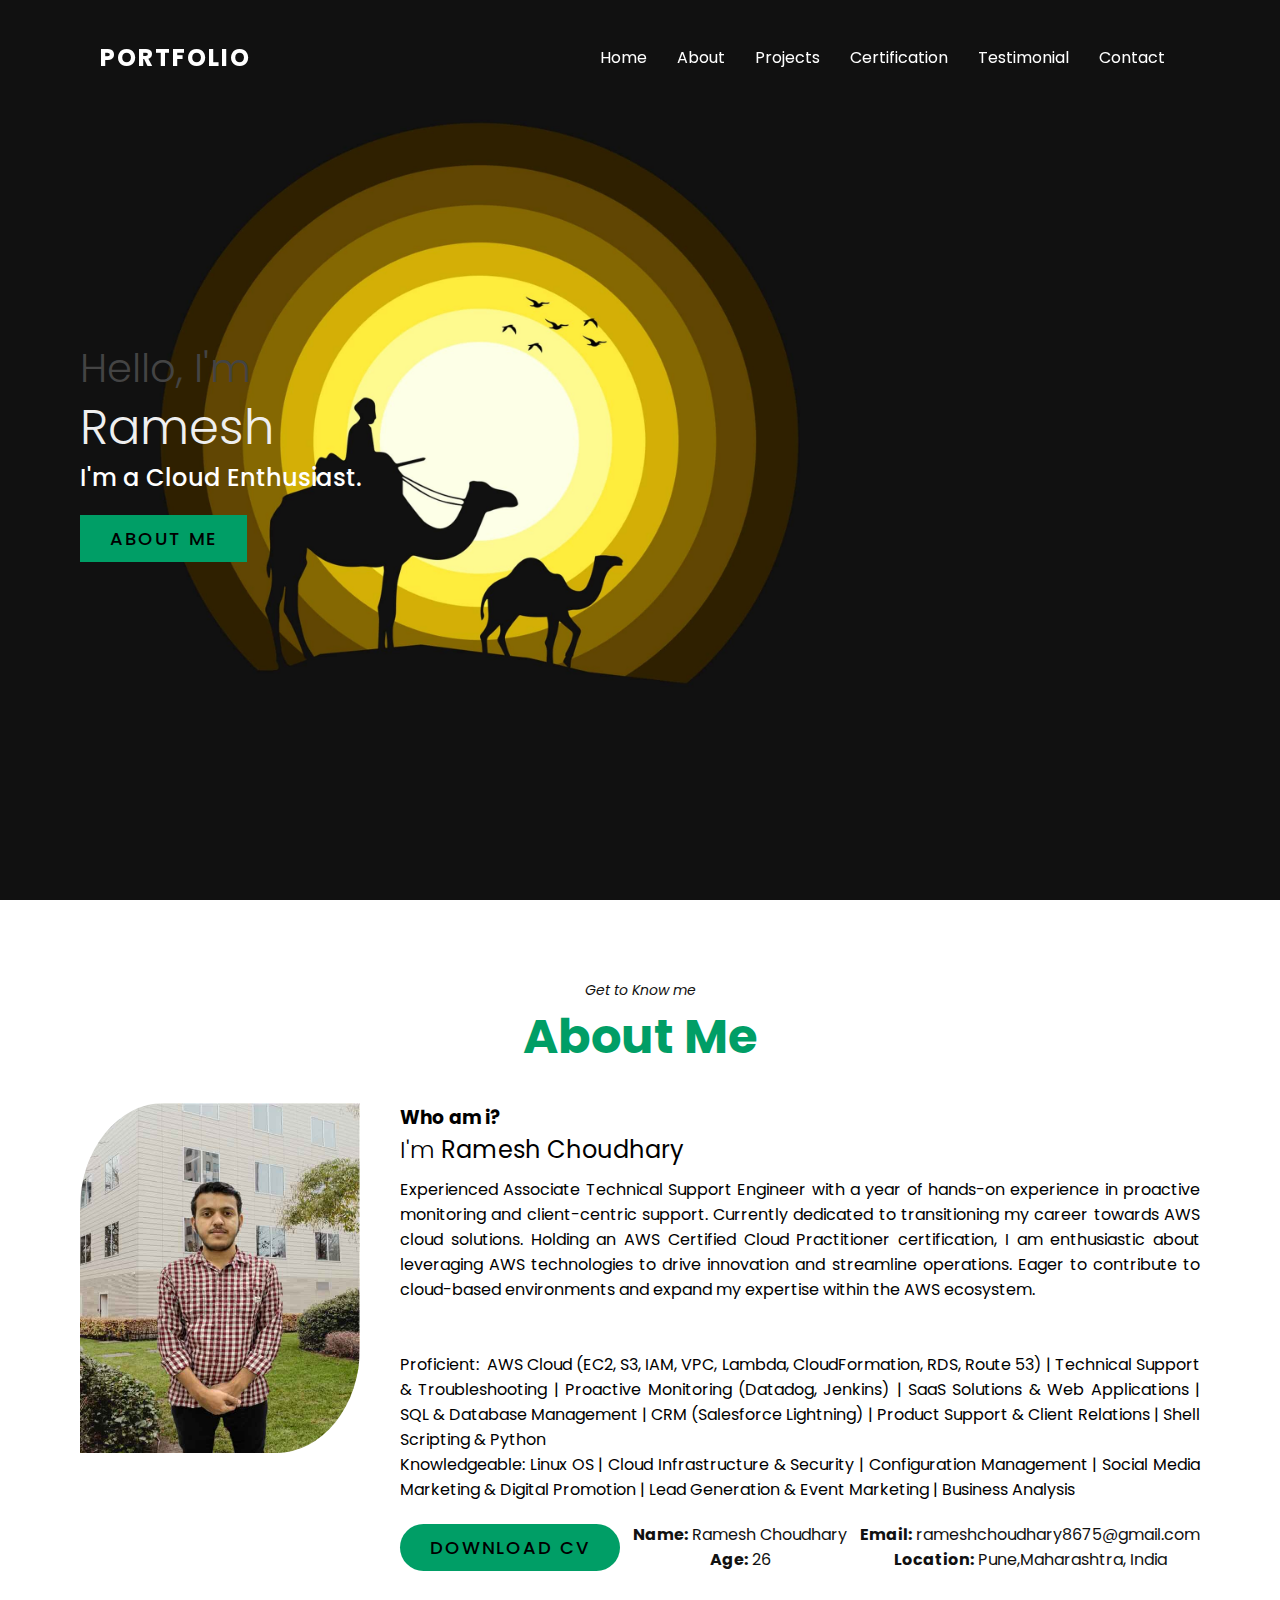
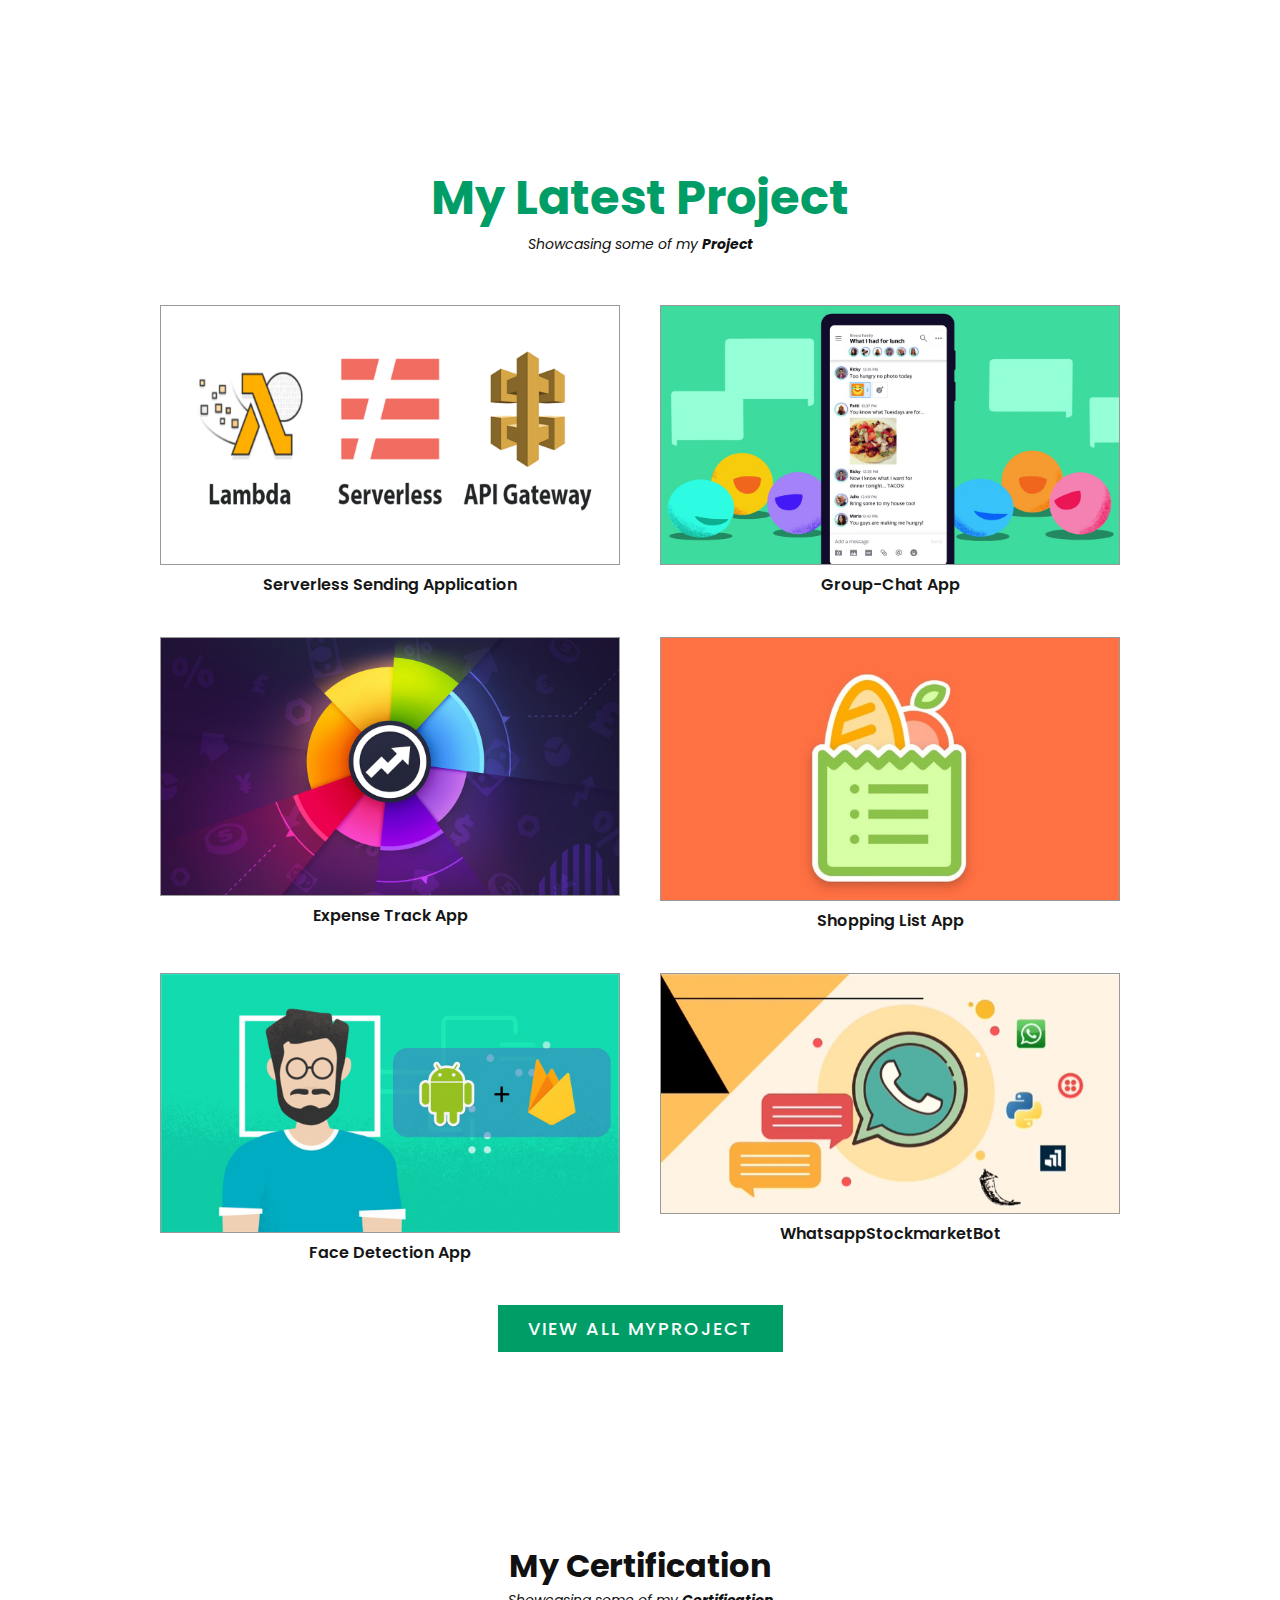
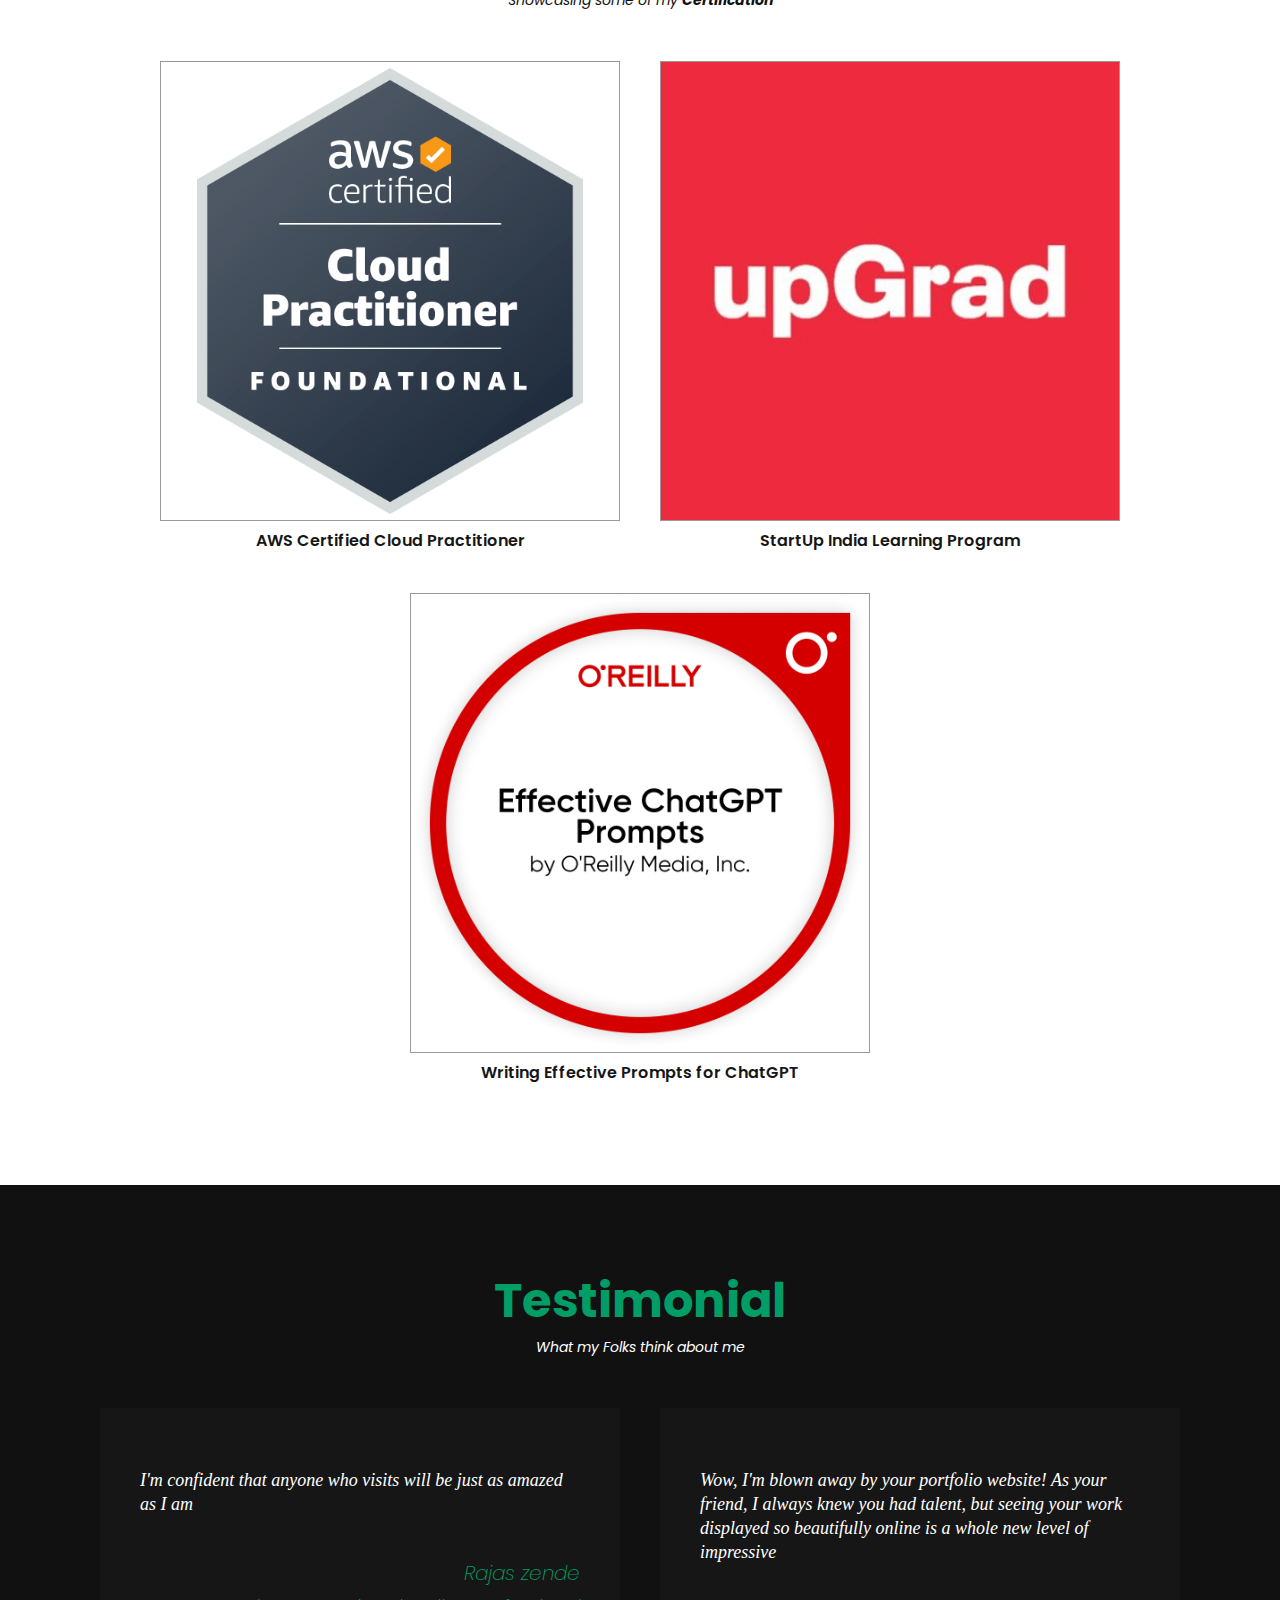
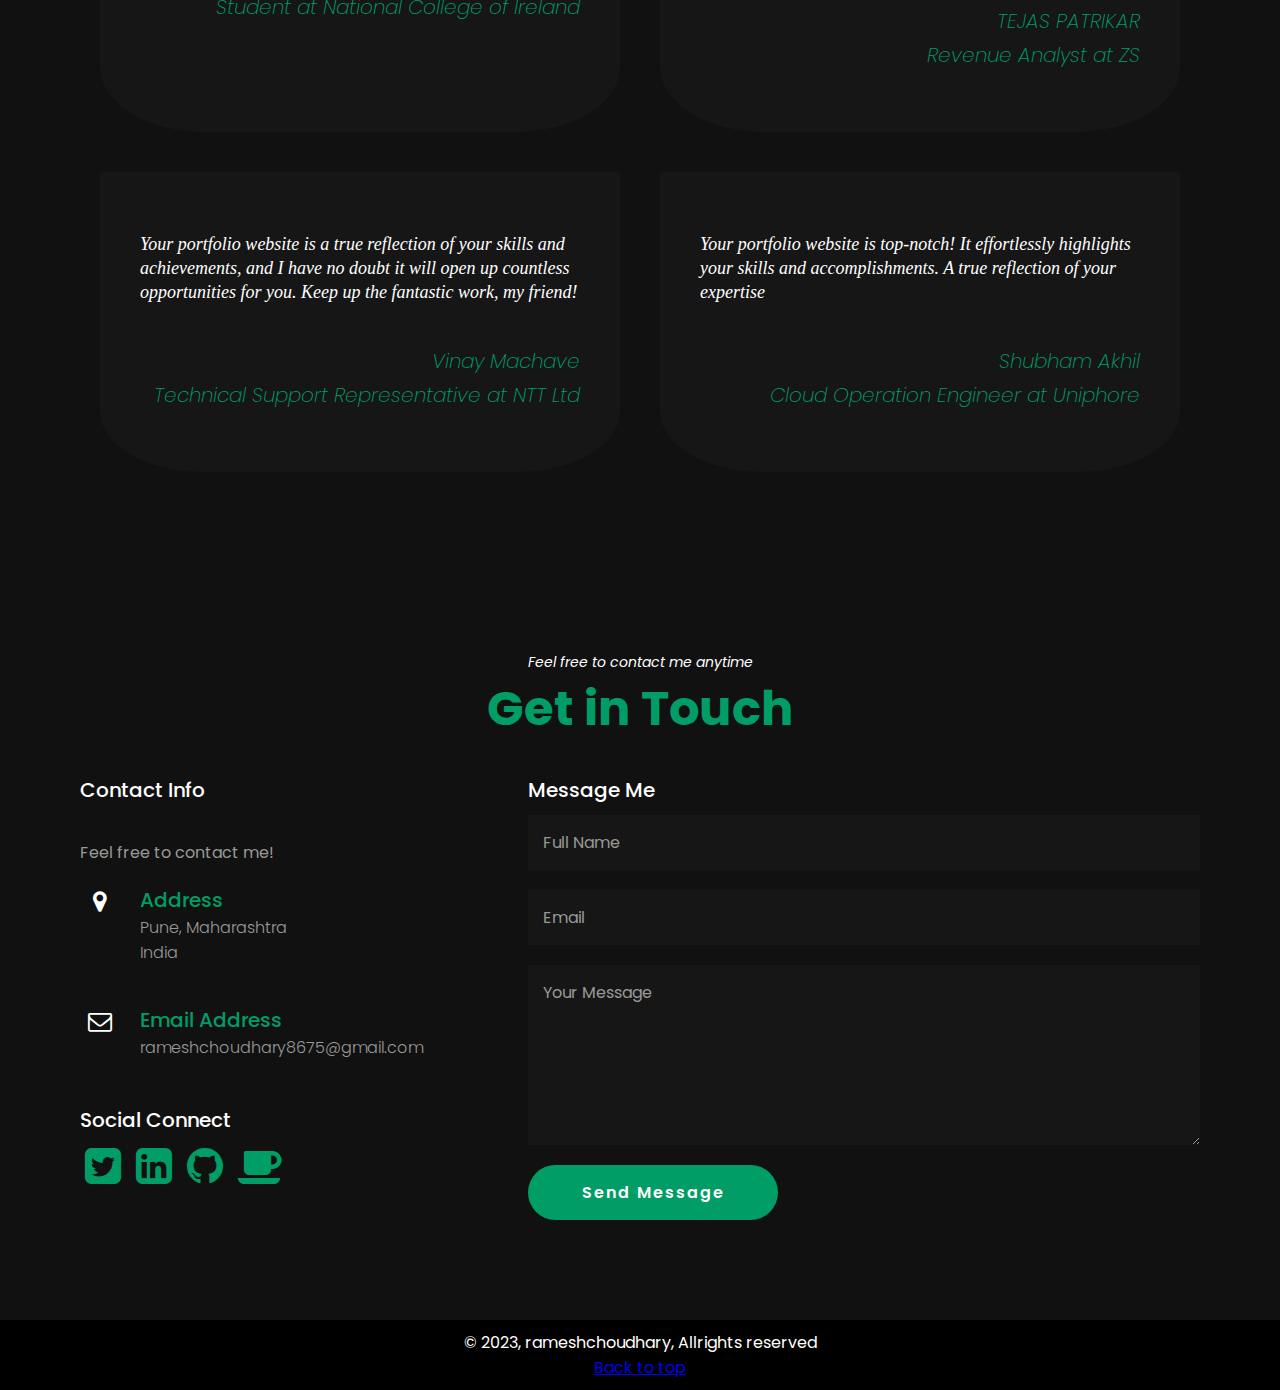
<file: index.html>
<!DOCTYPE html>
<html lang="en">
<head>
    <meta charset="UTF-8">
    <meta name="viewport" content="width=device-width, initial-scale=1.0">
    <title>Ramesh Choudhary</title>
    <link rel="stylesheet" href="style.css">
	<link rel = "icon" href = "images/profile-pic.png" type="image/x-icon">
    <script src="ext.js" language="javascript"></script>
    <link rel="stylesheet" href="https://stackpath.bootstrapcdn.com/font-awesome/4.7.0/css/font-awesome.min.css" integrity="sha384-wvfXpqpZZVQGK6TAh5PVlGOfQNHSoD2xbE+QkPxCAFlNEevoEH3Sl0sibVcOQVnN" crossorigin="anonymous">
</head>
<body onload="myFunction()">
   <div id="loading"></div>
    <!-- Creating Menu Tabs & Logo at Top Using HTML -->
    <header>
        <a href="#" class="logo">Portfolio</a>
        <div class="toggle" onclick="toggleMenu();"></div>
        <ul class="menu">
            <li><a href="#home" onclick="toggleMenu();">Home</a></li>
            <li><a href="#about" onclick="toggleMenu();">About</a></li>
           <li><a href="#work" onclick="toggleMenu();">Projects</a></li>
	   <li><a href="#certification" onclick="toggleMenu();">Certification</a></li>
            <li><a href="#testimonial" onclick="toggleMenu();">Testimonial</a></li>
            <li><a href="#contact" onclick="toggleMenu();">Contact</a></li>
        </ul>
    </header>

    <!-- Creating Banner Layout in HTML -->
    <section class="banner" id="home">
        <div class="textBx">
            <h2>Hello, I'm<br> <span>Ramesh </span></h2>
            <h3>I'm a Cloud Enthusiast.</h3>
            <a href="#about" class="btn">About Me</a>
        </div>
    </section>

    <!-- Creating About Me Layout in HTML -->
    <section class="about" id="about">
        <div class="heading">
            <p>Get to Know me</p>
            <h2>About Me</h2>
        </div>
        <div class="content">
            <div class="w50">
                <img src="images/myPic2.jpg" alt="" class="proPic">
            </div>
            <div class="contentBx w50">
                <h3>Who am i?</h3>
                <h2>I'm <b>Ramesh Choudhary</b></h2>
                <p>
Experienced Associate Technical Support Engineer with a year of hands-on experience in proactive monitoring and client-centric support. Currently dedicated to transitioning my career towards AWS cloud solutions. Holding an AWS Certified Cloud Practitioner certification, I am enthusiastic about leveraging AWS technologies to drive innovation and streamline operations. Eager to contribute to cloud-based environments and expand my expertise within the AWS ecosystem. </p><br>
                <p>
</p><br>
<p> Proficient: ​ AWS Cloud (EC2, S3, IAM, VPC, Lambda, CloudFormation, RDS, Route 53) | Technical Support & Troubleshooting | Proactive Monitoring (Datadog, Jenkins) | SaaS Solutions & Web Applications | SQL & Database Management | CRM (Salesforce Lightning) | Product Support & Client Relations | Shell Scripting & Python </p>

		    
		    <p> Knowledgeable: ​Linux OS | Cloud Infrastructure & Security | Configuration Management | Social Media Marketing & Digital Promotion | Lead Generation & Event Marketing | Business Analysis </p>
		    
                <div class="heading bottom">
                    <a href="images/resume.docx" class="btn round">Download CV</a>
                    <div class="bt">
                        <b>Name:</b> Ramesh Choudhary<br>
                 <b>Age:</b> 26
                    </div>
                    <div class="bt">
                        <b>Email:</b> rameshchoudhary8675@gmail.com<br>
                <b>Location:</b> Pune,Maharashtra, India
                    </div>
                </div>
            </div>
        </div>
    </section>

    

    <!-- Creating Work Layout in HTML -->

    <section class="work" id="work">
        <div class="heading">
            <h2>My  Latest Project</h2>
            <p>Showcasing some of my <b>Project</b></p>
        </div>
        <div class="content">
            <div class="workBx">
                <a href="https://www.linkedin.com/posts/ramesh-choudhary07_cloud-aws-project-activity-7020736822687207424-_g1Z?utm_source=share&utm_medium=member_desktop"target="_blank">
                    <img src="images/serverless.png" alt="">
                    <p>Serverless Sending Application</p>
                </a>
            </div>
	   <div class="workBx">
                <a href="https://github.com/Ramesh0708/MyChatApp"target="_blank">
                    <img src="images/MyChatApp.jpg" alt="">
                    <p>Group-Chat App</p>
                </a>
            </div>
            <div class="workBx">
                <a href="https://github.com/Ramesh0708/ExpenseTrack"target="_blank">
                    <img src="images/ExpenseTrack.jpg" alt="">
                    <p>Expense Track App</p>
                </a>
            </div>
            <div class="workBx">
                <a href="https://github.com/Ramesh0708/Shopping-List-App"target="_blank">
                    <img src="images/shoppinglist.jpg" alt="">
                    <p>Shopping List App</p>
                </a>
            </div>
            <div class="workBx">
                <a href="https://github.com/Ramesh0708/FaceDetection"target="_blank">
                    <img src="images/FaceDetection.jpg" alt="">
                    <p>Face Detection App</p>
                </a>
            </div>
            <div class="workBx">
                <a href="https://github.com/Ramesh0708/WhatsappStockmarketBot"target="_blank">
                    <img src="images/chatbot.jpg" alt="">
                    <p>WhatsappStockmarketBot</p>
                </a>
            </div>
            
            <div class="heading">
                <a href="https://github.com/Ramesh0708" class="btn" style="color:#fff;">View All MyProject</a>
            </div>
        </div>
    </section>
										       
  <!-- Creating Certification Layout in HTML -->

    <section class="work" id="certification">
        <div class="heading">
            <h1>My Certification </h1>
            <p>Showcasing some of my <b>Certification</b></p>
        </div>
        <div class="content">
            <div class="workBx">
                <a href="https://www.credly.com/badges/bac63b06-68e0-409c-addf-57d3ddb4c024/public_url"target="_blank">
                    <img src="images/cloudfoundational.png" alt="">
                    <p>AWS Certified Cloud Practitioner</p>
                </a>
            </div>
		
		<div class="workBx">
                <a href="https://www.credential.net/994009b4-9171-4f8c-b3ed-c2baedef5f2e"target="_blank">
                    <img src="images/upgrad.jpg" alt="">
                    <p>StartUp India Learning Program </p>
                </a>
            </div>

		<div class="workBx">
                <a href="https://www.credly.com/badges/f1dbd20d-168f-4d26-9e36-2943b7c283ef/public_url"target="_blank">
                    <img src="images/effective-chatgpt-prompts.png" alt="">
                    <p> Writing Effective Prompts for ChatGPT </p>
                </a>
            </div>
           
        </div>
    </section>

    <!-- Creating Testimonial Layout in HTML -->
    <section class="testimonial" id="testimonial">
        <div class="heading white">
            <h2>Testimonial</h2>
            <p>What my Folks think about me</p>
        </div>
        <div class="content">
            <div class="testimonialBx">
                <p> I'm confident that anyone who visits will be just as amazed as I am </p>
                <h3> Rajas zende <br> Student at National College of Ireland  </h3>
            </div>
		<div class="testimonialBx">
                <p> Wow, I'm blown away by your portfolio website! As your friend, I always knew you had talent, but seeing your work displayed so beautifully online is a whole new level of impressive </p>
                <h3> TEJAS PATRIKAR <br> Revenue Analyst at ZS  </h3>
            </div>
		<div class="testimonialBx">
                <p> Your portfolio website is a true reflection of your skills and achievements, and I have no doubt it will open up countless opportunities for you. Keep up the fantastic work, my friend! </p>
                <h3> Vinay Machave <br> Technical Support Representative at NTT Ltd </h3>
            </div>
            <div class="testimonialBx">
                <p>Your portfolio website is top-notch! It effortlessly highlights your skills and accomplishments. A true reflection of your expertise </p><h3> Shubham Akhil <br> Cloud Operation Engineer at Uniphore </h3>
            </div>
        </div>
    </section>

    <!-- Creating Contact Layout in HTML -->
    <section class="contact" id="contact">
        <div class="heading white">
            <p>Feel free to contact me anytime</p>
            <h2>Get in Touch</h2>
        </div>
        <div class="content">
            <div class="contactInfo">
                <h3>Contact Info</h3>
                <p><br>Feel free to contact me!</p>
                <div class="contactInfoBx">
                    <div class="box">
                        <div class="icon">
                            <i class="fa fa-map-marker"></i>
                        </div>
                        <div class="text">
                            <h3>Address</h3>
                            <p> Pune, Maharashtra <br>India</p>
                        </div>
                    </div>
                    
                    <div class="box">
                        <div class="icon">
                            <i class="fa fa-envelope-o"></i>
                        </div>
                        <div class="text">
                            <h3>Email Address</h3>
                            <p>rameshchoudhary8675@gmail.com</p>
                        </div>
                    </div>
                    <br>
                    <h3>Social Connect</h3>
                    <div class="boxSocial">
                        
                        <div class="icon">
                            <a href="https://twitter.com/hiranandaniguy" target="_blank">
                                <i class="fa fa-twitter-square"></i>
                            </a>
                        </div>
                        <div class="icon">
                            <a href="https://www.linkedin.com/in/ramesh-choudhary07/" target="_blank">
                                <i class="fa fa-linkedin-square"></i>
                            </a>
                        </div>
			    
			    <div class="icon">
                            <a href="https://github.com/Ramesh0708" target="_blank">
                                <i class="fa fa-github"></i>
                            </a>
                        </div>
			    
			     <div class="icon">
                            <a href="https://www.buymeacoffee.com/rameshchoudhary" target="_blank">
                                <i class="fa fa-coffee"></i>
                            </a>
                        </div>
			    
                    </div>
                </div>
            </div>
            <div class="formBx">
                <form name="contact" method="POST" data-netlify="true">
                    <h3>Message Me</h3>
                    <input type="text" placeholder="Full Name" name="text">
                    <input type="email" placeholder="Email" name="email">
                    <textarea name="message" rows="6" id="" placeholder="Your Message"></textarea>
                    <input type="submit" value="Send Message" name="message">
                </form>
                                                                     
            </div>
                                                                     
        </div>
         
    </section>

    <!-- Creating Footer Layout in HTML -->
    <footer class="copyright">
                            
        <p>&copy; 2023, rameshchoudhary, Allrights reserved</p>  <p class="float-left">
      <a href="#">
        Back to top
      </a>  
    </p>
    </footer>  
	

         <script>
		var preloader = document.getElementById("loading");
		function myFunction(){
			preloader.style.display = 'none';
		};
	</script>
	
			<script id="BotPenguin-messenger-widget" src="https://cdn.botpenguin.com/botpenguin.js" defer>63d5ff3b8e9344057dca2905,63d5fdb137e5013fed8cae45</script>

	</body>
	
</html>
</file>
<file: style.css>
@import url(https://fonts.googleapis.com/css?family=Poppins:100,100italic,200,200italic,300,300italic,regular,italic,500,500italic,600,600italic,700,700italic,800,800italic,900,900italic);
*{
    margin:0;
    padding:0;
    box-sizing: border-box;
    font-family: 'Poppins',sans-serif;
    scroll-behavior: smooth;
}

#loading{
	position: fixed;
	width: 100%;
	height: 100%vh;
	background: #fff
	url ('https://cdn.dribbble.com/users/989157/screenshots/3939130/beer.gif');
	no-repeat center center;	
	z-index: 99999;
}


header{
    position:fixed;
    top:0;
    left:0;
    width:100%;
    padding:40px 100px;
    display:flex;
    justify-content: space-between;
    align-items: center;
    z-index: 2;
    transition:0.5s;
    -webkit-transition:0.5s;
    -moz-transition:0.5s;
    -ms-transition:0.5s;
    -o-transition:0.5s;
}
header .logo{
    color:#fff;
    font-size:24px;
    text-transform: uppercase;
    text-decoration: none;
    font-weight: 700;
    letter-spacing: 2px;
}
header ul{
    position: relative;
    display:flex;
}
header ul li{
    position:relative;
    list-style: none;
}
header ul li a{
    position: relative;
    display:inline-block;
    margin:0 15px;
    color:#fff;
    text-decoration: none;
}
/* Creating Stiky Header Menu Nav Bar */
header.sticky{
    background:#fff;
    padding:20px 100px;
    box-shadow:0 5px 20px rgba(0,0,0,0.1);
}
header.sticky .logo{
    color:#111;
}
header.sticky ul li a{
    color:#111;
}

/* Creating Services Layout */
section{
    padding:80px;
}
.banner{
    position:relative;
    min-height: 100vh;
    background:#111;
    background:url(images/myPic1.jpg);
    background-size:cover;
    background-position: right;
    display:flex;
    justify-content: space-between;
    align-items: center;
}
.banner h2{
    font-size: 2.5em;
    color:#444;
    font-weight: 300;
    line-height: 1.5em;
}
.banner h2 span{
    font-size: 1.2em;
    font-weight: 300;
    color:#efefef;
}
.banner h3{
    color:#fff;
    font-size: 1.5em;
    font-weight: 500;
}
.btn{
    position:relative;
    background:#009e66;
    display:inline-block;
    color:#000;
    margin-top: 20px;
    padding:10px 30px;
    font-size: 18px;
    text-transform: uppercase;
    text-decoration: none;
    letter-spacing: 2px;
    font-weight: 500;
}
    /* Creating About Layout */
.content{
    display:flex;
    justify-content: space-between;
    
}
.heading{
    width:100%;
    text-align: center;
    margin-bottom: 30px;
    color:#111;
}
.heading p{
    font-style: italic;
    font-size:14px;
}
.heading h2{
    font-size: 3em;
    color:#009e66
}
.contentBx{
    padding-left:40px;
    text-align: justify;
}
.contentBx h2{
    font-weight: 300;
    margin-bottom: 10px;
}
.proPic{
    width:300px;
    height:350px;
    border-top-left-radius: 30%;
    border-bottom-right-radius: 30%;
}
.heading.bottom{
    display:flex;
    justify-content: space-between;
    flex-direction:row;
    align-items: center;
}
.btn.round{
   border-radius:50px;    ;
   -webkit-border-radius:50px    ;
   -moz-border-radius:50px    ;
   -ms-border-radius:50px    ;
   -o-border-radius:50px    ;
}
.info{
    display:flex;
    justify-content: space-between;
}
.bt{
    margin-top: 20px;;
}
.w50{
    min-width:25%;
}
img{
    max-width:100%;
}



.services{
    background:#111;
}
.heading.white p{
    color:#fff;
}
.services .content{
    display:flex;
    justify-content: center;
    flex-wrap:wrap;
    flex-direction:row;
}
.services .content .servicesBx{
    color:#fff;
    background:#161616;
    padding:30px 15px;
    max-width: 360px;
    margin:10px 15px;
    text-align: center;
}
.services .content .servicesBx:hover{
    border-bottom:2px solid #009e66;
    cursor:pointer;
}
.services .content .servicesBx .fa{
    margin-bottom: 10px;
    color:#009e66;
}

/* Creating Work Layout in CSS */
.work .content{
    display:flex;
    justify-content: center;
    flex-wrap:wrap;
    flex-direction:row;
}
.work .content .workBx{
    width:500px;
    padding:20px;
}
.work .content .workBx img{
    max-width:100%;
    border:1px solid rgba(0,0,0,0.4);
    cursor:pointer;
}
.work .content .workBx img:hover{
    box-shadow:0 0 20px 5px #ccc;
    transform:scale(1.008);
    -webkit-transform:scale(1.008);
    -moz-transform:scale(1.008);
    -ms-transform:scale(1.008);
    -o-transform:scale(1.008);
    transition:0.5s;
    -webkit-transition:0.5s;
    -moz-transition:0.5s;
    -ms-transition:0.5s;
    -o-transition:0.5s;
}
.work .content .workBx p{
    text-align:center;
}
.work .content .workBx a:link,
.work .content .workBx a:visited,
.work .content .workBx a:active{
    color:#161616;
    text-decoration: none;
    font-weight: 600;
}

/* Creating Testimonial Layout in CSS */
.testimonial{
    background:#111;
}
.testimonial .content{
    display:flex;
    justify-content: center;
    flex-wrap:wrap;
    flex-direction:row;
}
.testimonial .content .testimonialBx{
    background:#161616;
    padding:60px 40px;
    margin:20px;
    max-width:calc(50% - 40px);
    border-bottom-left-radius: 20%;
    border-bottom-right-radius: 20%;
}
.testimonial .content .testimonialBx:hover{
    border-bottom:2px solid #009e66;
    cursor:pointer;
}
.testimonial .content .testimonialBx p{
    color:#fff;
    font-style: italic;
    font-size:18px;
    font-weight: 100;
    font-family: "Times New Roman", Times, serif;
    line-height: 24px;
}
.testimonial .content .testimonialBx h3{
    margin-top: 40px;
    text-align: end;
    color:#009e66;
    font-weight: 200;
    line-height: 1.7em;
    font-size: 20px;
    font-style: italic;
}

/* Creating Contact Details Layout in CSS */
.contact{
    background:#111;
}

.formBx{
    min-width:60%;
}
.formBx form{
    display:flex;
    flex-direction:column;
}
.formBx form h3,
.contactInfo h3{
    color:#fff;
    font-size: 20px;
    font-weight: 500;
    margin-bottom: 10px;
}
.formBx form input,
.formBx form textarea{
    margin-bottom: 20px;
    padding:15px;
    font-size: 16px;
    background:transparent;
    border:none;
    outline:none;
    background:#161616;
    resize:vertical;
    color:#fff;
}
.formBx form input:focus,
.formBx form textarea:focus{
    transition:0.5s;
    -webkit-transition:0.5s;
    -moz-transition:0.5s;
    -ms-transition:0.5s;
    -o-transition:0.5s;
    border-bottom:1px solid #009e66;
}
.formBx form input::placeholder,
.formBx form textarea::placeholder{
    color:#999;
}
.formBx form input[type="submit"]{
    background:#009e66;
    max-width:250px;
    cursor:pointer;
    font-weight: 600;
    letter-spacing: 2px;
    border-radius: 50px;
    -webkit-border-radius: 50px;
    -moz-border-radius: 50px;
    -ms-border-radius: 50px;
    -o-border-radius: 50px;
}
.contactInfo{
    min-width:40%;
}
.contactInfo p{
    color:#999;
}
.contactInfoBx{
    position:relative;
}
.contactInfoBx .box{
    position:relative;
    padding:20px 0;
    display:flex;
}
.contactInfoBx .box .icon{
    color:#fff;
    min-width:40px;
    padding-top:4px;
    display:flex;
    justify-content: center;
    align-items: flex-start;
    font-size: 24px;
}
.contactInfoBx .box .text{
    color:#999;
    margin-left:20px;
    font-size: 16px;
    flex-direction: column;
    font-weight: 300;
}
.contactInfoBx .box .text h3{
    font-weight: 500;
    color:#009e66;
    margin-bottom: 0;
}
.contactInfoBx .box .text p{
    font-weight: 300;
    color:#999;
}
.contactInfoBx .boxSocial{
    display:flex;
    flex-direction:row;
    letter-spacing: 15px;
    padding-left:5px;
}
.contactInfoBx .boxSocial .fa{
    color:#009e66;
    font-size: 42px;
    cursor:pointer;
    
}
footer.copyright{
    background:#000;
    color:#fff;
    text-align: center;
    padding:10px;
}
@media (max-width: 991px)
{
    header,
    header.sticky{
        padding:20px 50px;
		z-index:2;
    }
    header .menu{
        display:none;
        z-index:1;
    }
    header .menu{
        position:fixed;
        background:#fff;
        display:block;
        top:75px;
        left:-100%;
        padding:100px 50px;
        width:100%;
        height:100vh;
        border-top:1px solid rgba(0,0,0,0.2);
        text-align:center;
        transition:0.5s;
        -webkit-transition:0.5s;
        -moz-transition:0.5s;
        -ms-transition:0.5s;
        -o-transition:0.5s;
}
    header .menu.active{
        position: fixed;
        top: 75px;
        left: 0;
        padding: 100px 50px;
        display: block;
        text-align: center;
        width: 100%;
        height: 100vh;
        background: #fff;
    }
    header ul li a{
        font-size: 20px;
        font-weight: 400;
        color:#111;
        margin:10px 0;
    }
    .toggle{
        width:40px;
        height:40px;
        background:url(images/menu.png);
        background-position:center;
        background-size:30px;
        background-repeat:no-repeat;
        cursor:pointer;
    }
    .toggle.active{
        width:40px;
        height:40px;
        background:url(images/close.png);
        background-position:center;
        background-size:25px;
        background-repeat:no-repeat;
        cursor:pointer;
    }
    header.sticky .toggle{
        filter:invert(1);    ;
        -webkit-filter:invert(1)    ;
    }
    section {
        padding: 100px 30px;
    }
    .banner{
        padding:150px 50px 100px;
    }
    .banner h2{
        font-size: 1.5em;
    }
    .banner h3{
        font-size: 1em;;
    }
    .textBx{
        position:relative;
        top:170px;
    }
    .btn{
        margin-top: 10px;
        padding: 10px 20px;
        font-size: 16px;
        border-radius:50px;
        -webkit-border-radius:50px;
        -moz-border-radius:50px;
        -ms-border-radius:50px;
        -o-border-radius:50px;
    }
    .content{
        flex-direction: column;
    }
    .contentBx{
        padding:0;
    }
    .content .w50 img{
        display:block;
        margin:0 auto 30px auto;
    }
    .heading h2{
        font-size:24px;
    }
    .contentBx h3{
        font-size: 20px;
    }
    .contentBx h2{
        font-size: 20px;
        font-weight: 300;
    }
    .services .content .servicesBx{
        margin:10px;
    }
    .contactInfo{
        margin:10px 0;
    }
}

@media (max-width: 768px){
    .testimonial .content .testimonialBx{
        max-width: calc(100% - 20px);
        padding: 40px 20px;
        margin: 30px;
    }
    .heading.bottom{
        display:flex;
        justify-content: space-between;
        align-items: center;
        flex-direction:row;
    }
}

@media (max-width: 600px){
    .testimonial .content .testimonialBx{
        max-width: calc(100% - 20px);
        padding: 40px 20px;
        margin: 30px;
    }
    .heading.bottom{
        display:flex;
        justify-content: space-between;
        align-items: center;
        flex-direction:column;
    }
}
</file>
